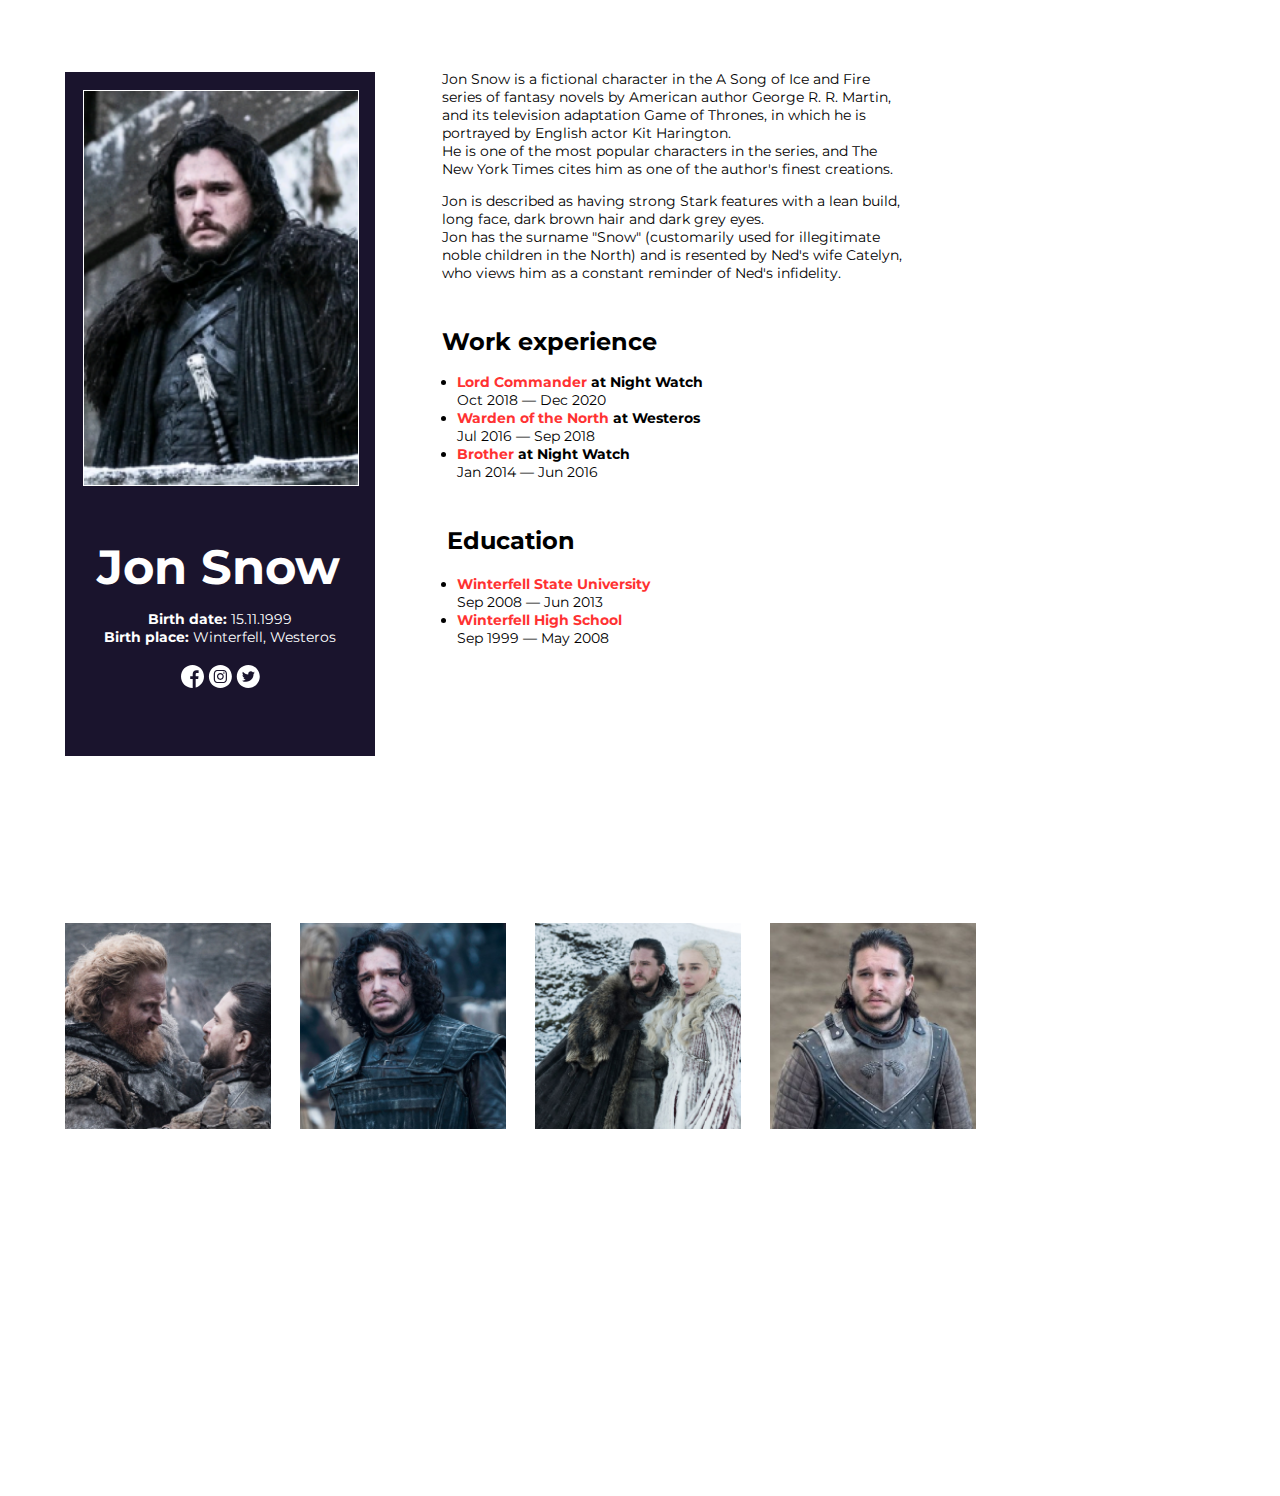
<file: Desktop/prog/Jon Snow web/index.html>
<!DOCTYPE html>
<html lang="en">
    <head>
        <meta charset="utf-8">
        <title>Very interesting page</title>
        <link rel="stylesheet" href="style.css">
    </head>

    <body>
        <div class="whole_page">
            <div class="left">
                <img src="imgs/jon_snow.png" class="jon_snow" alt="Jon Snow image (he's really handsome)">
                <h1>Jon Snow</h1>
                <div class="birth">
                    <p>
                        <b>Birth date:</b> 15.11.1999<br>
                        <b>Birth place:</b> Winterfell, Westeros
                    </p>
                </div>
                <div class="socials">
                    <a class="social_link" href="https://www.facebook.com/GameOfThrones" target="_blank">
                    <img src="imgs/facebook.svg" alt="facebook game of thrones link">
                    </a>
                    <a class="social_link" href="https://www.instagram.com/gameofthrones/ "target="_blank">
                    <img src="imgs/instagram.svg" alt="instagram game of thrones link">
                    </a>
                    <a class="social_link" href="https://twitter.com/GameOfThrones" target="_blank">
                        <img src="imgs/twitter.svg" alt="twitter game of thrones link">
                    </a>
                </div>
            </div>
            <div class="right">
                <div class="text">
                    <p>
                        Jon Snow is a fictional character in the A Song of Ice and Fire series of fantasy novels by American author George R. R. Martin, and its television adaptation Game of Thrones, in which he is portrayed by English actor Kit Harington.<br>
                        He is one of the most popular characters in the series, and The New York Times cites him as one of the author's finest creations.
                    </p>
                    <p>
                        Jon is described as having strong Stark features with a lean build, long face, dark brown hair and dark grey eyes.<br>
                        Jon has the surname "Snow" (customarily used for illegitimate noble children in the North) and is resented by Ned's wife Catelyn, who views him as a constant reminder of Ned's infidelity.
                    </p>
                </div>
                <h2 class="work_head">
                    Work experience
                </h2>
                <ul class="description">
                    <li>
                        <b> <span class="work_exp"> Lord Commander</span> at Night Watch</b><br> Oct 2018 — Dec 2020 
                    </li>
                    <li>
                        <b> <span class="work_exp"> Warden of the North</span> at Westeros</b><br> Jul 2016 — Sep 2018 
                    </li>
                    <li>
                        <b> <span class="work_exp"> Brother</span> at Night Watch</b><br> Jan 2014 — Jun 2016
                    </li>
                </ul>
                <h2 class="edu_head">
                    Education
                </h2>
                <ul class="description">
                    <li>
                        <b> <span class="work_exp"> Winterfell State University</span></b><br> Sep 2008 — Jun 2013 
                    </li>
                    <li>
                        <b> <span class="work_exp"> Winterfell High School</span></b><br> Sep 1999 — May 2008 
                    </li>
                </ul>
            </div>
        </div>

        <div class="gallery">
            <div class="gallery_item">
            <img src="imgs/gallery_1.png" alt="jon and tormund">
            <p class="gallery_lbl">Jon Snow and Tormund</p>
            </div>
            <div class="gallery_item">
            <img src="imgs/gallery_2.png" alt="young jon">
            <p class="gallery_lbl">Young Jon Snow</p>
            </div>
            <div class="gallery_item">
            <img src="imgs/gallery_3.png" alt="jon and mother of dragons">
            <p class="gallery_lbl">Jon Snow and his [SPOILER!!]</p>
            </div>
            <div class="gallery_item">
            <img src="imgs/gallery_4.png" alt="jon stark">
            <p class="gallery_lbl">Jon Stark</p>
            </div>
        </div>
    </body>
</html>
</file>
<file: Desktop/prog/Jon Snow web/style.css>
@import url('https://fonts.googleapis.com/css2?family=Montserrat:wght@400;600;700&display=swap');

body {
    font-family: 'Montserrat', sans-serif;
    font-style: normal;
    font-size: 14px;
    padding-bottom: 300px;
}

.jon_snow {
    width: 100%;
    margin-bottom: 48px;
    border: 1px solid #FFFFFF;
}

h1 {
    font-weight: bold;
    font-size: 48px;
    text-align: center;
    color: #FFFFFF;
    margin-bottom: 0;
    margin-top: 0;
    height: 58px;
    width: 270px;
}

.birth {
    color: #FFFFFF;
    text-align: center;
    margin-bottom: 19px;
}

.socials {
    text-align: center;
    margin-bottom: 46px;
}

.social_link {
    text-decoration: none;
}

.social_link:hover {
    position: relative;
    bottom: 10px;
}

.text {
    margin-bottom: 45px;
    margin-top: 0;
}

h2 {
    font-weight: bold;
    font-size: 24px;
}

.work_head {
    width: 230px;
    height: 36px;
    margin-bottom: 0;
}

.description {
    padding-left: 15px;
    margin: 10px 0;
}

.work_exp {
    color: #FF3232;
}

.whole_page {
    display: flex;
}

.edu_head {
    margin-top: 45px;
    margin-left: 5px;
}

.left {
    box-sizing: border-box;
    background-color: #1A142D;
    width: 310px;
    padding: 18px;
    margin: 64px 67px 63px 57px;
}

.right {
    box-sizing: border-box;
    width: 467px;
    margin: 48px 123px 108px 0;
    padding-top: 0;
}

.gallery {
    box-sizing: border-box;
    display: flex;
    margin-top: 15px;
    margin-left: 42px;
}

.gallery_item {
    margin: 89px 14.5px 59px 14.5px;
    width: 206px;
    height: 206px;
    position: relative;
}

.gallery_lbl {
    display: none;
    
    position: absolute;
    bottom: 0;
    left: 0;
    width: 100%;
    box-sizing: border-box;

    background-color: #1A142D;
    color: #FFFFFF;
    font-size: 12px;

    padding: 5px 12px;
    margin: 0;
}


.gallery_item:hover .gallery_lbl {
    display: block;
}
</file>
